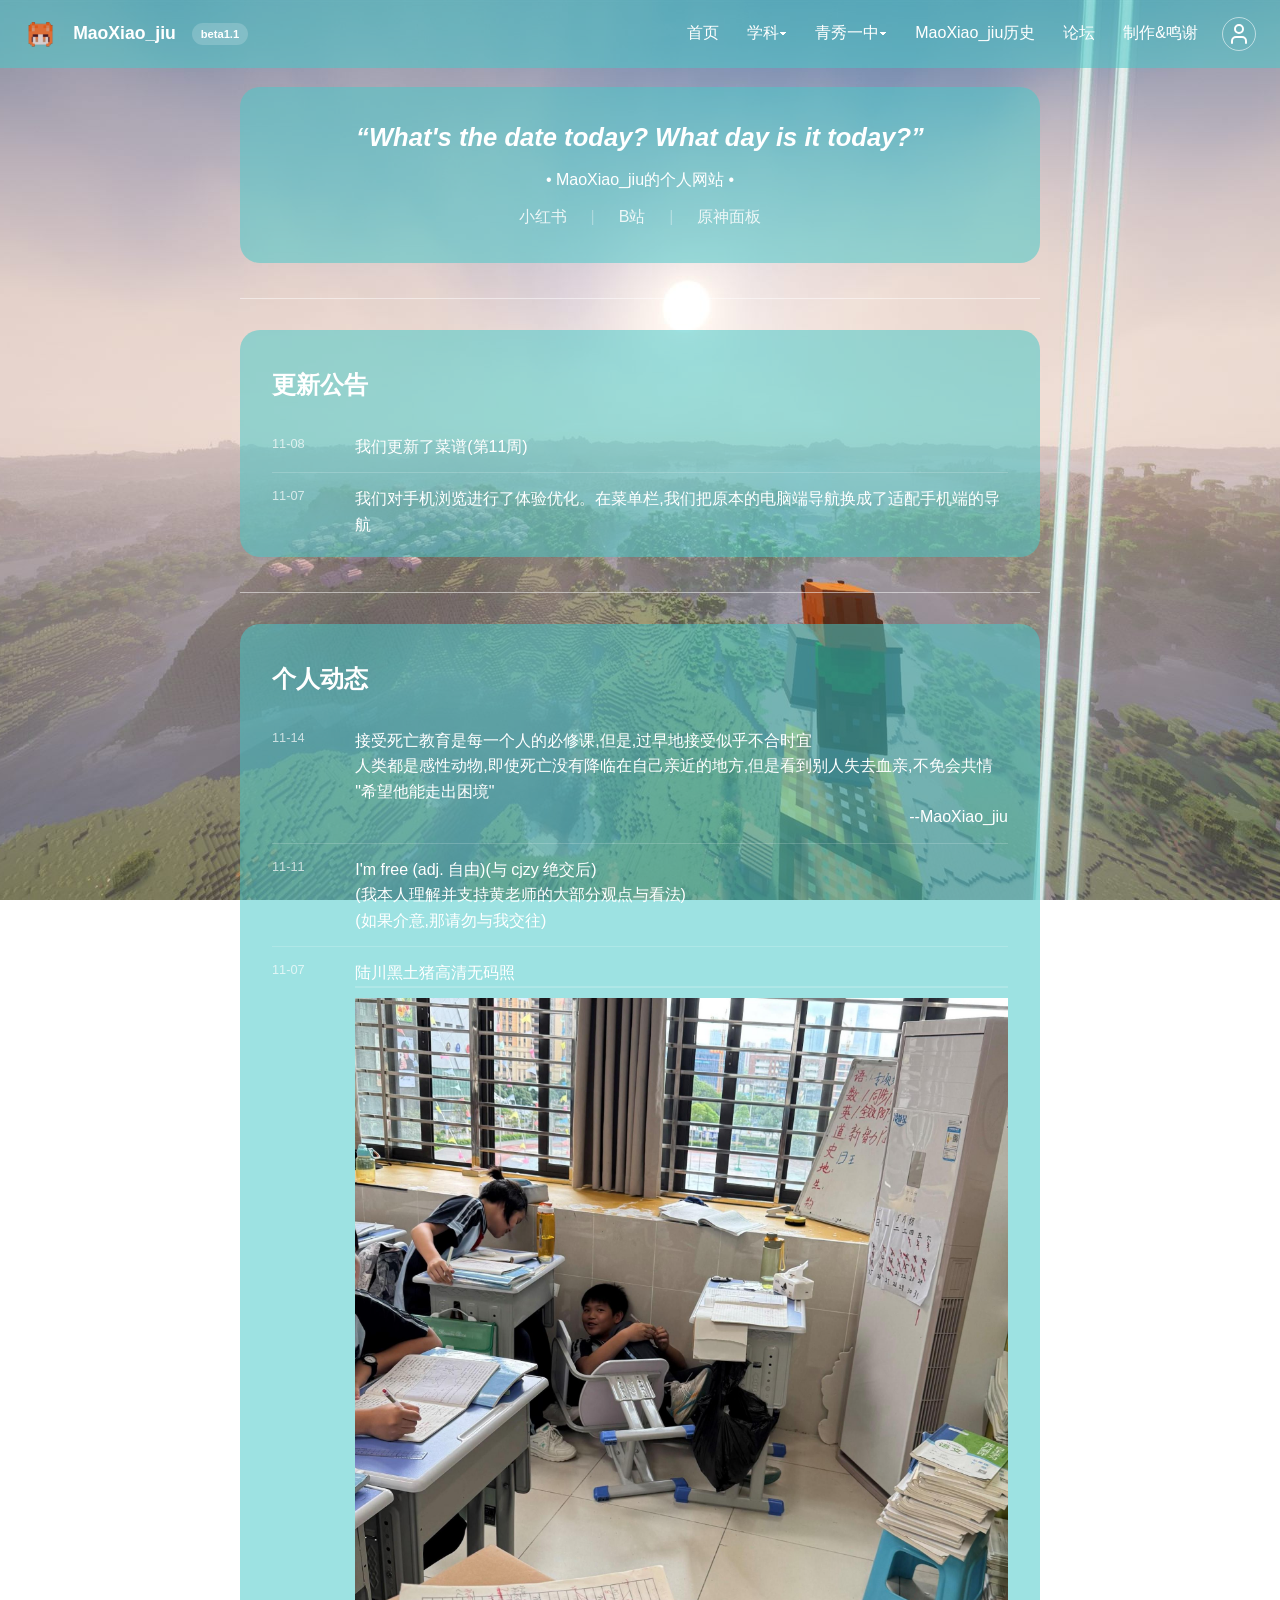
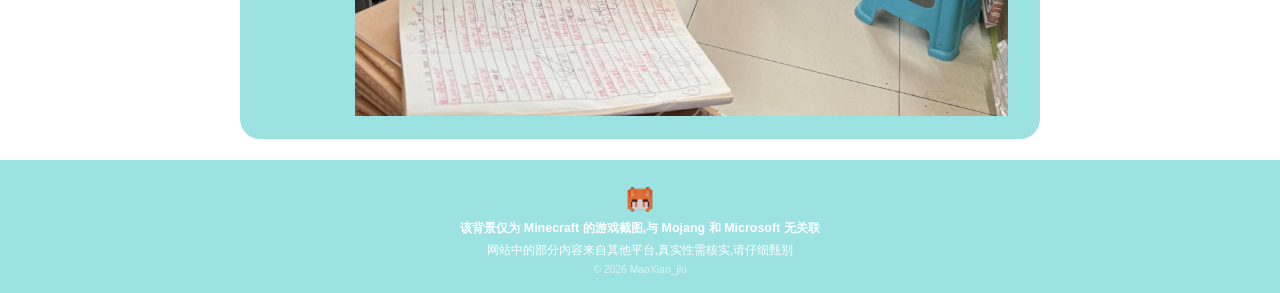
<file: index.html>
<!DOCTYPE html>
<html lang="zh-CN">
<head>
    <meta charset="UTF-8">
    <meta name="viewport" content="width=device-width, initial-scale=1.0">
    <title>MaoXiao_jiu</title>
    <link rel="stylesheet" href="css/base.css">
    <link rel="stylesheet" href="css/index.css">
    <script src="js/times.js" defer></script>
    <script src="js/hint.js" defer></script>
</head>
<body>
    <div>
        <header class="main">
            <a href="https://maoxiaojiu.net" class="logo">
                <img src="images/MaoXiao_jiu.png" alt="网站标志">
                <span>MaoXiao_jiu</span>
                <p class="badge">beta1.1</p>
            </a>
            <nav>
                <ul>
                    <li><a href="index.html">首页</a></li>
                    <li class="has-dropdown">
                        <span tabindex="0" style="color:var(--main_font_color)" class="special_underline">学科&#9662;</span>
                        <div class="Accordion_card">
                            <a href="special404.html">化学</a>
                            <a href="English.html">英语</a>
                            <a href="404.html">历史</a>
                        </div>
                    </li>
                    <li class="has-dropdown">
                        <span tabindex="0" style="color:var(--main_font_color)" class="special_underline">青秀一中&#9662;</span>
                        <div class="Accordion_card">
                            <a href="Canteen_menu.html">食堂食谱</a>
                            <a href="404.html">青竹班</a>
                        </div>
                    </li>
                    <li><a href="404.html">MaoXiao_jiu历史</a></li>
                    <li><a href="404.html">论坛</a></li>
                    <li><a href="Credits.html">制作&amp;鸣谢</a></li>
                    <li><a href="login.html" class="login-icon" aria-label="登录">
                        <svg xmlns="http://www.w3.org/2000/svg" width="24" height="24" viewBox="0 0 24 24" fill="none" stroke="currentColor" stroke-width="2" stroke-linecap="round" stroke-linejoin="round" class="lucide lucide-user preview-icon"><path d="M19 21v-2a4 4 0 0 0-4-4H9a4 4 0 0 0-4 4v2"/><circle cx="12" cy="7" r="4"/></svg>
                    </a></li>
                </ul>
            </nav>
        </header>
        <header class="phone-main">
            <a href="https://maoxiaojiu.net" class="logo">
                <img src="images/MaoXiao_jiu.png" alt="网站标志">
            </a>
            <div class="phone-dropdown-wrap">
                <span tabindex="0" class="special_underline phone-dropdown">更多&#9662;</span>
                <div class="phone-accordion">
                    <a href="index.html">首页</a>
                    <div class="sub-wrap">
                        <span tabindex="0" class="sub-trigger">学科&#9662;</span>
                        <div class="sub-menu">
                            <a href="special404.html">化学</a>
                            <a href="English.html">英语</a>
                            <a href="404.html">历史</a>
                        </div>
                    </div>
                    <div class="sub-wrap">
                        <span tabindex="0" class="sub-trigger">青秀一中 &#9662;</span>
                        <div class="sub-menu">
                            <a href="Canteen_menu.html">食堂食谱</a>
                            <a href="404.html">青竹班</a>
                        </div>
                    </div>
                    <a href="404.html">MaoXiao_jiu历史</a>
                    <a href="404.html">论坛</a>
                    <a href="Credits.html">制作&amp;鸣谢</a>
                    <a href="login.html" class="login-icon" aria-label="登录">
                        <svg xmlns="http://www.w3.org/2000/svg" width="24" height="24" viewBox="0 0 24 24" fill="none" stroke="currentColor" stroke-width="2" stroke-linecap="round" stroke-linejoin="round" class="lucide lucide-user preview-icon"><path d="M19 21v-2a4 4 0 0 0-4-4H9a4 4 0 0 0-4 4v2"/><circle cx="12" cy="7" r="4"/></svg>
                    </a>
                    
                </div>
            </div>
        </header>
    </div>
    <div class="card phone-card">
        <p>建议使用电脑访问本站,以获得更好的观感</p>
    </div>
    <div class="card">
        <h1><em title="点我切换日期">“What's the date today? What day is it today?”</em></h1>

        <p>• MaoXiao_jiu的个人网站 •</p>
        <p class="social-links">
            <a href="https://www.xiaohongshu.com/user/profile/644e58670000000012036314" target="_blank" rel="noopener">小红书</a>
            <a href="https://space.bilibili.com/3546565820025173?spm_id_from=333.1007.0.0" target="_blank" rel="noopener">B站</a>
            <a href="https://enka.network/u/347495358/" target="_blank" rel="noopener">原神面板</a>
        </p>
    </div>
    <hr />
    <div class="card updates">
        <h2>更新公告</h2>

        <ul class="update-list update-list--announce">
            <li class="update-item">
                <time class="update-date" datetime="2026-11-08">11-08</time>
                <div class="update-body">
                    <p>我们更新了菜谱(第11周)</p>
                </div>
            </li>

            <li class="update-item">
                <time class="update-date" datetime="2026-11-07">11-07</time>
                <div class="update-body">
                    <p>我们对手机浏览进行了体验优化。在菜单栏,我们把原本的电脑端导航换成了适配手机端的导航</p>
                </div>
            </li>
        </ul>
    </div>
    <hr />
    <div class="card updates">
        <h2>个人动态</h2>
        <ul class="update-list update-list--personal">
             <li class="update-item">
                <time class="update-date" datetime="2026-11-14">11-14</time>
                <div class="update-body">
                    <p>接受死亡教育是每一个人的必修课,但是,过早地接受似乎不合时宜</p>
                    <p>人类都是感性动物,即使死亡没有降临在自己亲近的地方,但是看到别人失去血亲,不免会共情</p>
                    <p>"希望他能走出困境"</p>
                    <p style="text-align: right;">--MaoXiao_jiu</p>
                </div>
            </li>
            <li class="update-item">
                <time class="update-date" datetime="2026-11-11">11-11</time>
                <div class="update-body">
                    <p>I'm free (adj. 自由)(与 cjzy 绝交后)</p>
                    <p>(我本人理解并支持黄老师的大部分观点与看法)</p>
                    <p>(如果介意,那请勿与我交往)</p>
                </div>
            </li>
            <li class="update-item">
                <time class="update-date" datetime="2026-11-07">11-07</time>
                <div class="update-body">
                    <p class="have-img-update">陆川黑土猪高清无码照</p>
                    <img src="images/pig_1.jpeg" alt="陆川黑土猪照片">
                </div>
            </li>
        </ul>
    </div>
    <footer class="copyright">
        <img src="images/MaoXiao_jiu.png" alt="MaoXiao_jiu">
        <p class="disclaimer">该背景仅为 Minecraft 的游戏截图,与 Mojang 和 Microsoft 无关联</p>
        <p>网站中的部分内容来自其他平台,真实性需核实,请仔细甄别</p>
        <p class="meta">© 2026 MaoXiao_jiu</p>
    </footer>
</body>
</html>
</file>
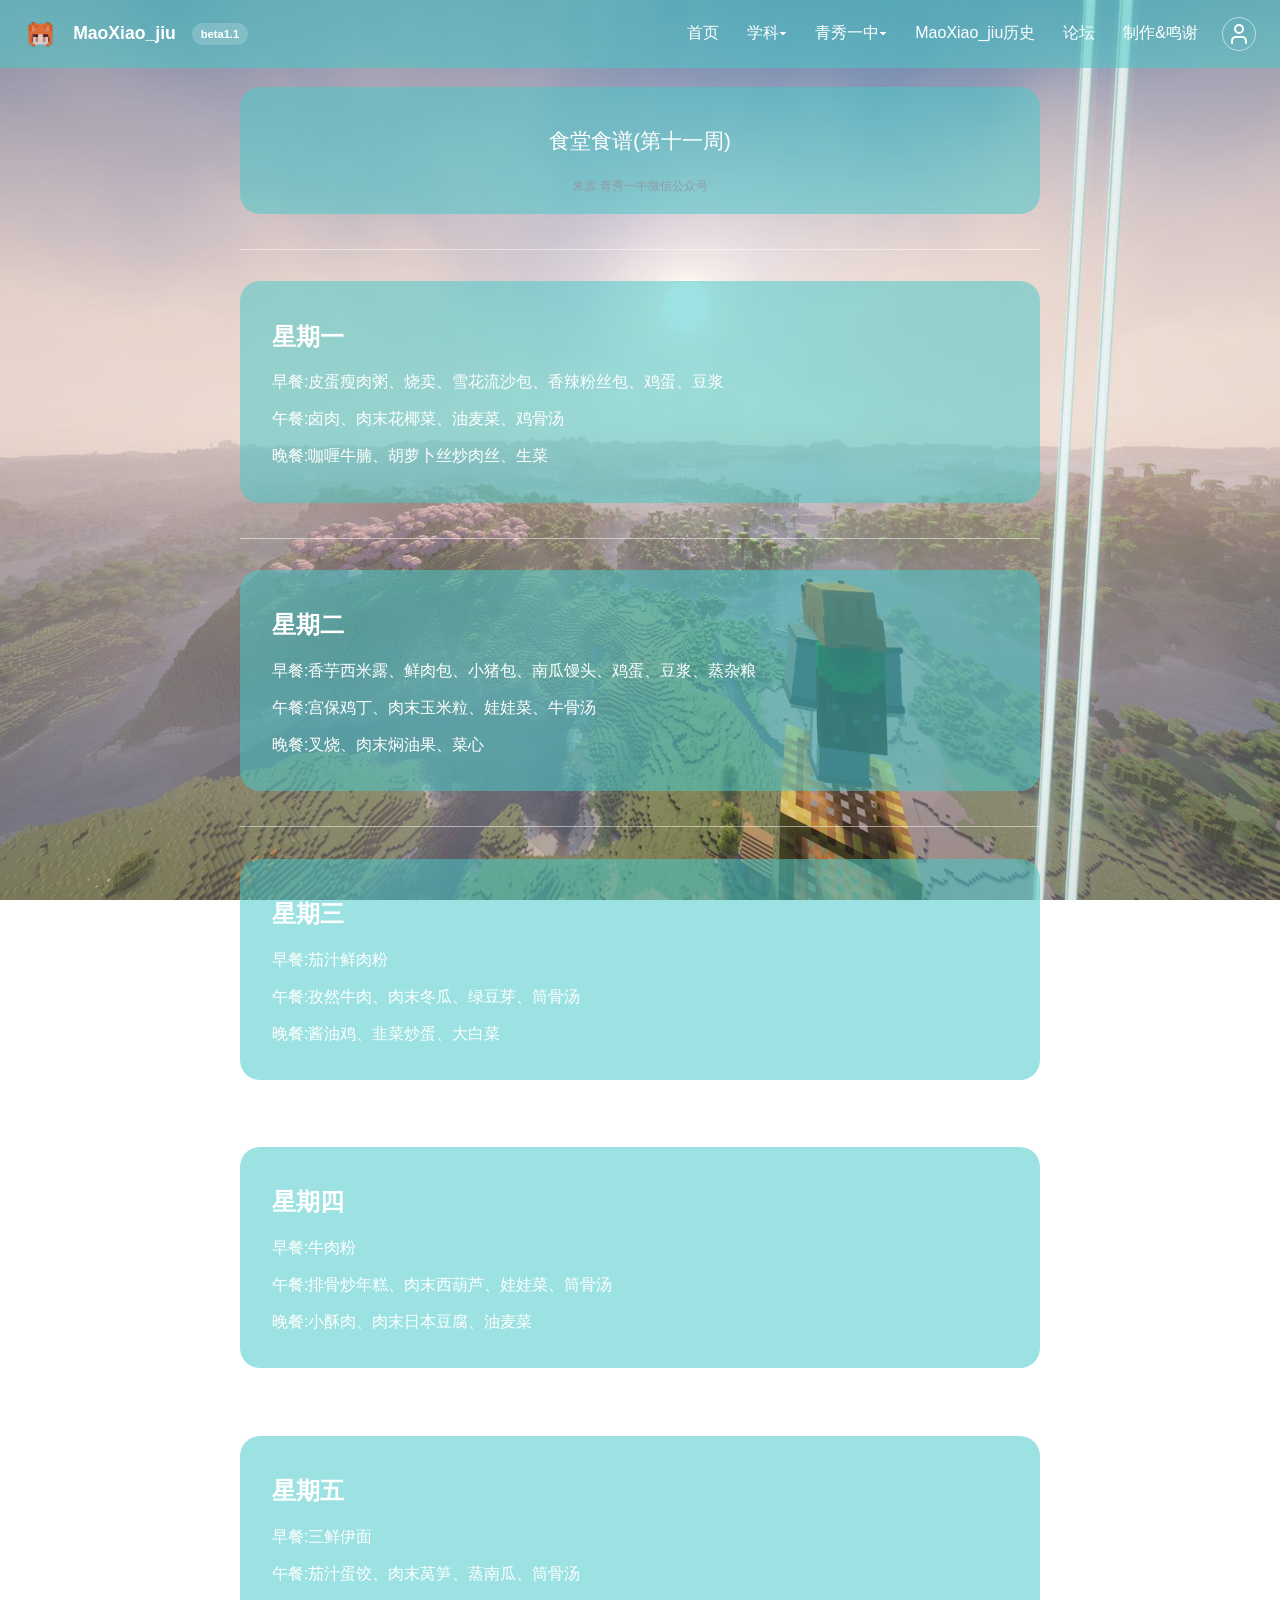
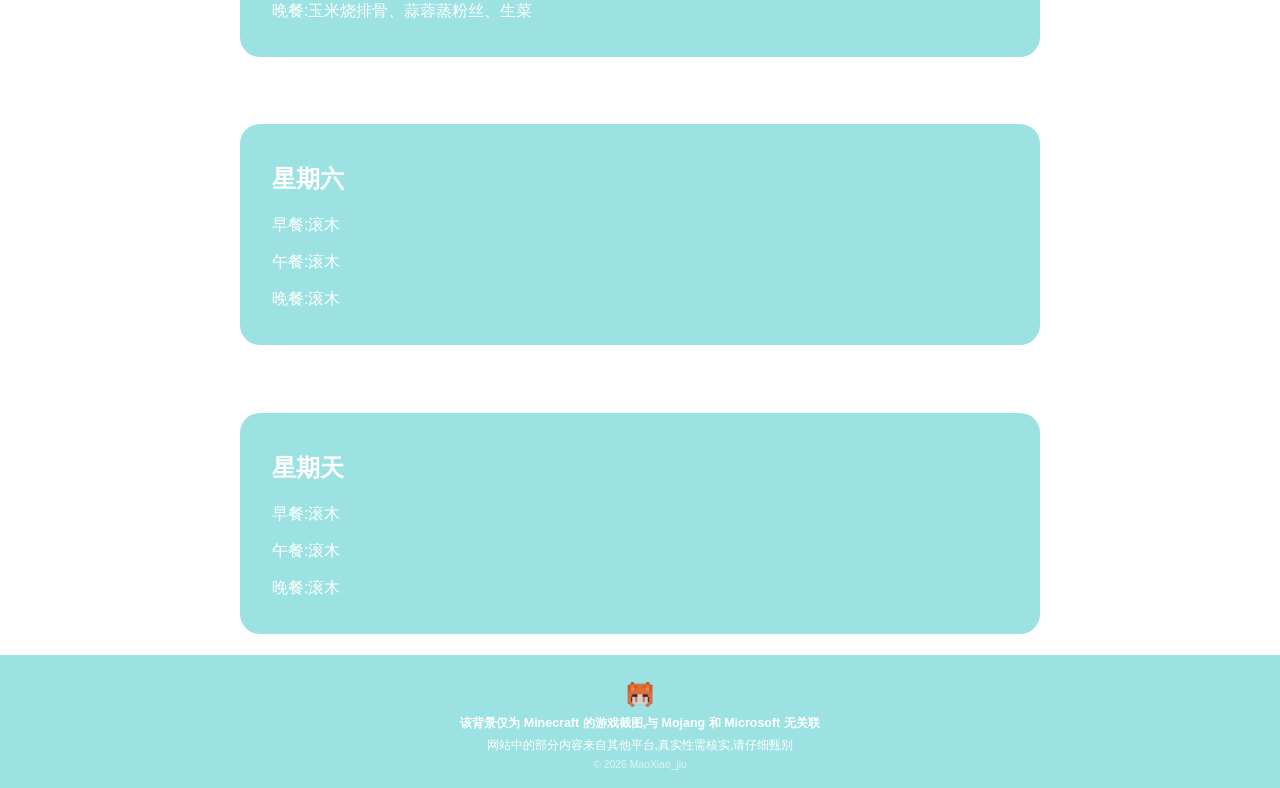
<file: Canteen_menu.html>
<!DOCTYPE html>
<html lang="zh-CN">
<head>
    <meta charset="UTF-8">
    <meta name="viewport" content="width=device-width, initial-scale=1.0">
    <title>食堂食谱-MaoXiao_jiu</title>
    <link rel="stylesheet" href="css/base.css">
    <script src="js/hint.js" defer></script>
</head>
<body>
    <div>
        <header class="main">
            <a href="https://maoxiaojiu.net" class="logo">
                <img src="images/MaoXiao_jiu.png" alt="网站标志">
                <span>MaoXiao_jiu</span>
                <p class="badge">beta1.1</p>
            </a>
            <nav>
                <ul>
                    <li><a href="index.html">首页</a></li>
                    <li class="has-dropdown">
                        <span tabindex="0" style="color:var(--main_font_color)" class="special_underline">学科&#9662;</span>
                        <div class="Accordion_card">
                            <a href="special404.html">化学</a>
                            <a href="English.html">英语</a>
                            <a href="404.html">历史</a>
                        </div>
                    </li>
                    <li class="has-dropdown">
                        <span tabindex="0" style="color:var(--main_font_color)" class="special_underline">青秀一中&#9662;</span>
                        <div class="Accordion_card">
                            <a href="Canteen_menu.html">食堂食谱</a>
                            <a href="404.html">青竹班</a>
                        </div>
                    </li>
                    <li><a href="404.html">MaoXiao_jiu历史</a></li>
                    <li><a href="404.html">论坛</a></li>
                    <li><a href="Credits.html">制作&amp;鸣谢</a></li>
                    <li><a href="login.html" class="login-icon" aria-label="登录">
                        <svg xmlns="http://www.w3.org/2000/svg" width="24" height="24" viewBox="0 0 24 24" fill="none" stroke="currentColor" stroke-width="2" stroke-linecap="round" stroke-linejoin="round" class="lucide lucide-user preview-icon"><path d="M19 21v-2a4 4 0 0 0-4-4H9a4 4 0 0 0-4 4v2"/><circle cx="12" cy="7" r="4"/></svg>
                    </a></li>
                </ul>
            </nav>
        </header>
        <header class="phone-main">
            <a href="https://maoxiaojiu.net" class="logo">
                <img src="images/MaoXiao_jiu.png" alt="网站标志">
            </a>
            <div class="phone-dropdown-wrap">
                <span tabindex="0" class="special_underline phone-dropdown">更多&#9662;</span>
                <div class="phone-accordion">
                    <a href="index.html">首页</a>
                    <div class="sub-wrap">
                        <span tabindex="0" class="sub-trigger">学科&#9662;</span>
                        <div class="sub-menu">
                            <a href="special404.html">化学</a>
                            <a href="English.html">英语</a>
                            <a href="404.html">历史</a>
                        </div>
                    </div>
                    <div class="sub-wrap">
                        <span tabindex="0" class="sub-trigger">青秀一中 &#9662;</span>
                        <div class="sub-menu">
                            <a href="Canteen_menu.html">食堂食谱</a>
                            <a href="404.html">青竹班</a>
                        </div>
                    </div>
                    <a href="404.html">MaoXiao_jiu历史</a>
                    <a href="404.html">论坛</a>
                    <a href="Credits.html">制作&amp;鸣谢</a>
                    <a href="login.html" class="login-icon" aria-label="登录">
                        <svg xmlns="http://www.w3.org/2000/svg" width="24" height="24" viewBox="0 0 24 24" fill="none" stroke="currentColor" stroke-width="2" stroke-linecap="round" stroke-linejoin="round" class="lucide lucide-user preview-icon"><path d="M19 21v-2a4 4 0 0 0-4-4H9a4 4 0 0 0-4 4v2"/><circle cx="12" cy="7" r="4"/></svg>
                    </a>
                </div>
            </div>
        </header>
    </div>
    <div class="card phone-card">
        <p>建议使用电脑访问本站,以获得更好的观感</p>
    </div>
    <div class="card">
        <p style="font-size: 1.3rem;">食堂食谱(第十一周)</p>
        <span style="font-size: 0.75rem;color: rgb(145, 156, 165);">来源:青秀一中微信公众号</span>
    </div>
    <hr />
    <div class="card">
        <h2 style="text-align: left;">星期一</h2>
        <p style="text-align: left;">早餐:皮蛋瘦肉粥、烧卖、雪花流沙包、香辣粉丝包、鸡蛋、豆浆</p>
        <p style="text-align: left;">午餐:卤肉、肉末花椰菜、油麦菜、鸡骨汤</p>
        <p style="text-align: left;">晚餐:咖喱牛腩、胡萝卜丝炒肉丝、生菜</p>
    </div>
    <hr />
    <div class="card">
        <h2 style="text-align: left;">星期二</h2>
        <p style="text-align: left;">早餐:香芋西米露、鲜肉包、小猪包、南瓜馒头、鸡蛋、豆浆、蒸杂粮</p>
        <p style="text-align: left;">午餐:宫保鸡丁、肉末玉米粒、娃娃菜、牛骨汤</p>
        <p style="text-align: left;">晚餐:叉烧、肉末焖油果、菜心</p>
    </div>
    <hr />
    <div class="card">
        <h2 style="text-align: left;">星期三</h2>
        <p style="text-align: left;">早餐:茄汁鲜肉粉</p>
        <p style="text-align: left;">午餐:孜然牛肉、肉末冬瓜、绿豆芽、筒骨汤</p>
        <p style="text-align: left;">晚餐:酱油鸡、韭菜炒蛋、大白菜</p>
    </div>
    <hr />
    <div class="card">
        <h2 style="text-align: left;">星期四</h2>
        <p style="text-align: left;">早餐:牛肉粉</p>
        <p style="text-align: left;">午餐:排骨炒年糕、肉末西葫芦、娃娃菜、筒骨汤</p>
        <p style="text-align: left;">晚餐:小酥肉、肉末日本豆腐、油麦菜</p>
    </div>
    <hr />
    <div class="card">
        <h2 style="text-align: left;">星期五</h2>
        <p style="text-align: left;">早餐:三鲜伊面</p>
        <p style="text-align: left;">午餐:茄汁蛋饺、肉末莴笋、蒸南瓜、筒骨汤</p>
        <p style="text-align: left;">晚餐:玉米烧排骨、蒜蓉蒸粉丝、生菜</p>
    </div>
    <hr />
    <div class="card">
        <h2 style="text-align: left;">星期六</h2>
        <p style="text-align: left;">早餐:滚木</p>
        <p style="text-align: left;">午餐:滚木</p>
        <p style="text-align: left;">晚餐:滚木</p>
    </div>
    <hr />
    <div class="card">
        <h2 style="text-align: left;">星期天</h2>
        <p style="text-align: left;">早餐:滚木</p>
        <p style="text-align: left;">午餐:滚木</p>
        <p style="text-align: left;">晚餐:滚木</p>
    </div>
    <footer class="copyright">
        <img src="images/MaoXiao_jiu.png" alt="MaoXiao_jiu">
        <p class="disclaimer">该背景仅为 Minecraft 的游戏截图,与 Mojang 和 Microsoft 无关联</p>
        <p>网站中的部分内容来自其他平台,真实性需核实,请仔细甄别</p>
        <p class="meta">© 2026 MaoXiao_jiu</p>
    </footer>
</body>
</html>
</file>
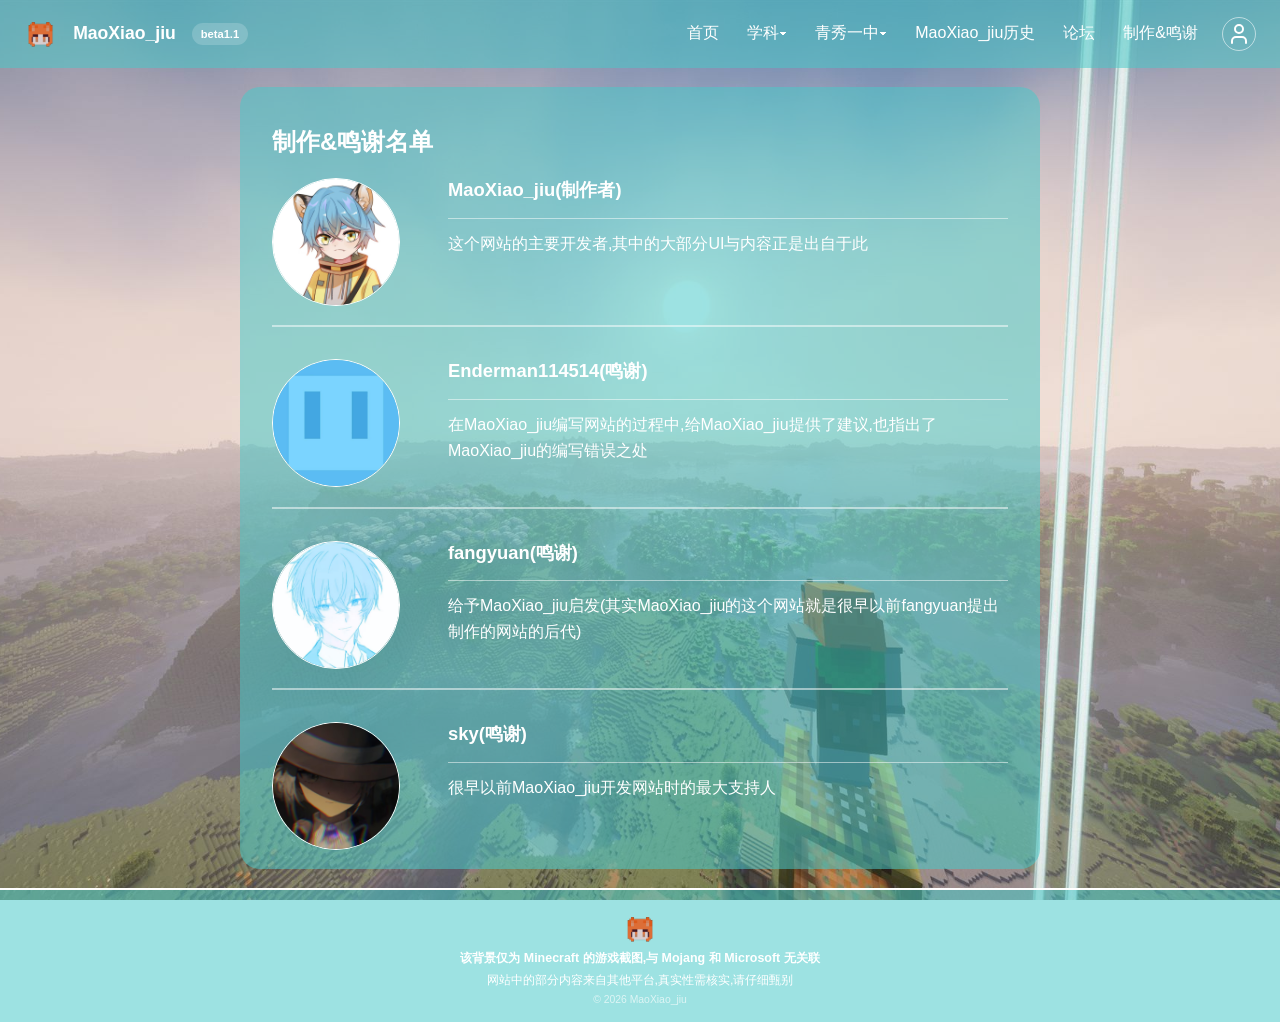
<file: Credits.html>
<!DOCTYPE html>
<html lang="zh-CN">
<head>
    <meta charset="UTF-8">
    <meta name="viewport" content="width=device-width, initial-scale=1.0">
    <title>制作&amp;鸣谢名单-MaoXiao_jiu</title>
    <link rel="stylesheet" href="css/base.css">
    <link rel="stylesheet" href="css/Credits.css">
    <script src="js/hint.js" defer></script>
</head>
<body>
    <div>
        <header class="main">
            <a href="https://maoxiaojiu.net" class="logo">
                <img src="images/MaoXiao_jiu.png" alt="网站标志">
                <span>MaoXiao_jiu</span>
                <p class="badge">beta1.1</p>
            </a>
            <nav>
                <ul>
                    <li><a href="index.html">首页</a></li>
                    <li class="has-dropdown">
                        <span tabindex="0" style="color:var(--main_font_color)" class="special_underline">学科&#9662;</span>
                        <div class="Accordion_card">
                            <a href="special404.html">化学</a>
                            <a href="English.html">英语</a>
                            <a href="404.html">历史</a>
                        </div>
                    </li>
                    <li class="has-dropdown">
                        <span tabindex="0" style="color:var(--main_font_color)" class="special_underline">青秀一中&#9662;</span>
                        <div class="Accordion_card">
                            <a href="Canteen_menu.html">食堂食谱</a>
                            <a href="404.html">青竹班</a>
                        </div>
                    </li>
                    <li><a href="404.html">MaoXiao_jiu历史</a></li>
                    <li><a href="404.html">论坛</a></li>
                    <li><a href="Credits.html">制作&amp;鸣谢</a></li>
                    <li><a href="login.html" class="login-icon" aria-label="登录">
                        <svg xmlns="http://www.w3.org/2000/svg" width="24" height="24" viewBox="0 0 24 24" fill="none" stroke="currentColor" stroke-width="2" stroke-linecap="round" stroke-linejoin="round" class="lucide lucide-user preview-icon"><path d="M19 21v-2a4 4 0 0 0-4-4H9a4 4 0 0 0-4 4v2"/><circle cx="12" cy="7" r="4"/></svg>
                    </a></li>
                </ul>
            </nav>
        </header>
        <header class="phone-main">
            <a href="https://maoxiaojiu.net" class="logo">
                <img src="images/MaoXiao_jiu.png" alt="网站标志">
            </a>
            <div class="phone-dropdown-wrap">
                <span tabindex="0" class="special_underline phone-dropdown">更多&#9662;</span>
                <div class="phone-accordion">
                    <a href="index.html">首页</a>
                    <div class="sub-wrap">
                        <span tabindex="0" class="sub-trigger">学科&#9662;</span>
                        <div class="sub-menu">
                            <a href="special404.html">化学</a>
                            <a href="English.html">英语</a>
                            <a href="404.html">历史</a>
                        </div>
                    </div>
                    <div class="sub-wrap">
                        <span tabindex="0" class="sub-trigger">青秀一中 &#9662;</span>
                        <div class="sub-menu">
                            <a href="Canteen_menu.html">食堂食谱</a>
                            <a href="404.html">青竹班</a>
                        </div>
                    </div>
                    <a href="404.html">MaoXiao_jiu历史</a>
                    <a href="404.html">论坛</a>
                    <a href="Credits.html">制作&amp;鸣谢</a>
                    <a href="login.html" class="login-icon" aria-label="登录">
                        <svg xmlns="http://www.w3.org/2000/svg" width="24" height="24" viewBox="0 0 24 24" fill="none" stroke="currentColor" stroke-width="2" stroke-linecap="round" stroke-linejoin="round" class="lucide lucide-user preview-icon"><path d="M19 21v-2a4 4 0 0 0-4-4H9a4 4 0 0 0-4 4v2"/><circle cx="12" cy="7" r="4"/></svg>
                    </a>
                </div>
            </div>
        </header>
    </div>
    <div class="card phone-card">
        <p>建议使用电脑访问本站,以获得更好的观感</p>
    </div>
    
    <div class="card">
        <h2 style="text-align: left;">制作&amp;鸣谢名单</h2>
        <div class="introduction">
            <img src="head_portrait/maoxiao_jiu_head_portrait.jpg" alt="MaoXiao_jiu 的头像" />
            <div class="intro-info">
                <h3>MaoXiao_jiu(制作者)</h3>
                <hr/>
                <p>这个网站的主要开发者,其中的大部分UI与内容正是出自于此</p>
            </div>
        </div>
        <hr style="height: 2px;margin-top: 1.2rem; margin-bottom: 2rem;"/>
         <div class="introduction">
            <img src="head_portrait/enderman114514.jpg" alt="Enderman114514 的头像" />
            <div class="intro-info">
                <h3>Enderman114514(鸣谢)</h3>
                <hr/>
                <p>在MaoXiao_jiu编写网站的过程中,给MaoXiao_jiu提供了建议,也指出了MaoXiao_jiu的编写错误之处</p>
            </div>
        </div>
        <hr style="height: 2px;margin-top: 1.2rem; margin-bottom: 2rem;"/>
         <div class="introduction">
            <img src="head_portrait/fangyuan.jpg" alt="fangyuan 的头像" />
            <div class="intro-info">
                <h3>fangyuan(鸣谢)</h3>
                <hr/>
                <p>给予MaoXiao_jiu启发(其实MaoXiao_jiu的这个网站就是很早以前fangyuan提出制作的网站的后代)</p>
            </div>
        </div>
         <hr style="height: 2px;margin-top: 1.2rem; margin-bottom: 2rem;"/>
         <div class="introduction">
            <img src="head_portrait/sky.jpg" alt="sky 的头像" />
            <div class="intro-info">
                <h3>sky(鸣谢)</h3>
                <hr/>
                <p>很早以前MaoXiao_jiu开发网站时的最大支持人</p>
            </div>
        </div>
    </div>
    <footer class="copyright">
        <img src="images/MaoXiao_jiu.png" alt="MaoXiao_jiu">
        <p class="disclaimer">该背景仅为 Minecraft 的游戏截图,与 Mojang 和 Microsoft 无关联</p>
        <p>网站中的部分内容来自其他平台,真实性需核实,请仔细甄别</p>
        <p class="meta">© 2026 MaoXiao_jiu</p>
    </footer>
</body>
</html>
</file>
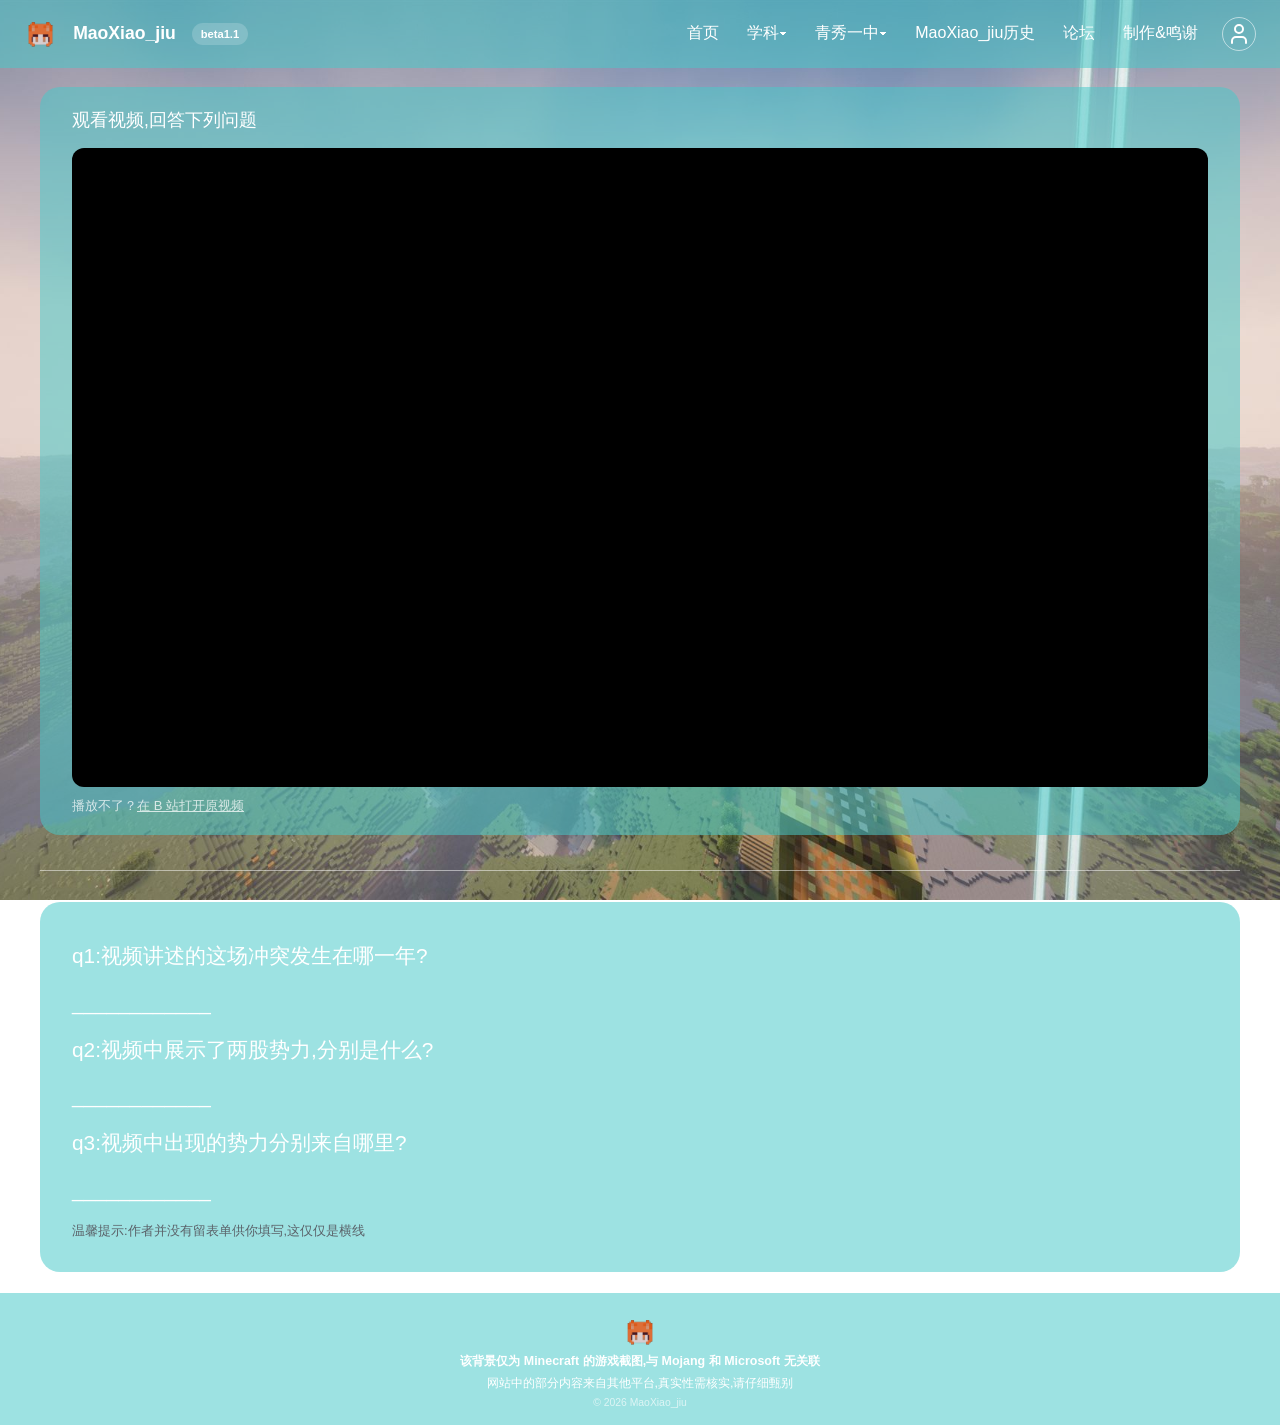
<file: English.html>
<!DOCTYPE html>
<html lang="zh-CN">
<head>
    <meta charset="UTF-8">
    <meta name="viewport" content="width=device-width, initial-scale=1.0">
    <title>阴语-MaoXiao_jiu</title>
    <link rel="stylesheet" href="css/base.css">
    <link rel="stylesheet" href="css/subject.css">
    <script src="js/hint.js" defer></script>
</head>
<body>
    <div>
        <header class="main">
            <a href="https://maoxiaojiu.net" class="logo">
                <img src="images/MaoXiao_jiu.png" alt="网站标志">
                <span>MaoXiao_jiu</span>
                <p class="badge">beta1.1</p>
            </a>
            <nav>
                <ul>
                    <li><a href="index.html">首页</a></li>
                    <li class="has-dropdown">
                        <span tabindex="0" style="color:var(--main_font_color)" class="special_underline">学科&#9662;</span>
                        <div class="Accordion_card">
                            <a href="special404.html">化学</a>
                            <a href="English.html">英语</a>
                            <a href="404.html">历史</a>
                        </div>
                    </li>
                    <li class="has-dropdown">
                        <span tabindex="0" style="color:var(--main_font_color)" class="special_underline">青秀一中&#9662;</span>
                        <div class="Accordion_card">
                            <a href="Canteen_menu.html">食堂食谱</a>
                            <a href="404.html">青竹班</a>
                        </div>
                    </li>
                    <li><a href="404.html">MaoXiao_jiu历史</a></li>
                    <li><a href="404.html">论坛</a></li>
                    <li><a href="Credits.html">制作&amp;鸣谢</a></li>
                    <li><a href="login.html" class="login-icon" aria-label="登录">
                        <svg xmlns="http://www.w3.org/2000/svg" width="24" height="24" viewBox="0 0 24 24" fill="none" stroke="currentColor" stroke-width="2" stroke-linecap="round" stroke-linejoin="round" class="lucide lucide-user preview-icon"><path d="M19 21v-2a4 4 0 0 0-4-4H9a4 4 0 0 0-4 4v2"/><circle cx="12" cy="7" r="4"/></svg>
                    </a></li>
                </ul>
            </nav>
        </header>
        <header class="phone-main">
            <a href="https://maoxiaojiu.net" class="logo">
                <img src="images/MaoXiao_jiu.png" alt="网站标志">
            </a>
            <div class="phone-dropdown-wrap">
                <span tabindex="0" class="special_underline phone-dropdown">更多&#9662;</span>
                <div class="phone-accordion">
                    <a href="index.html">首页</a>
                    <div class="sub-wrap">
                        <span tabindex="0" class="sub-trigger">学科&#9662;</span>
                        <div class="sub-menu">
                            <a href="special404.html">化学</a>
                            <a href="English.html">英语</a>
                            <a href="404.html">历史</a>
                        </div>
                    </div>
                    <div class="sub-wrap">
                        <span tabindex="0" class="sub-trigger">青秀一中 &#9662;</span>
                        <div class="sub-menu">
                            <a href="Canteen_menu.html">食堂食谱</a>
                            <a href="404.html">青竹班</a>
                        </div>
                    </div>
                    <a href="404.html">MaoXiao_jiu历史</a>
                    <a href="404.html">论坛</a>
                    <a href="Credits.html">制作&amp;鸣谢</a>
                    <a href="login.html" class="login-icon" aria-label="登录">
                        <svg xmlns="http://www.w3.org/2000/svg" width="24" height="24" viewBox="0 0 24 24" fill="none" stroke="currentColor" stroke-width="2" stroke-linecap="round" stroke-linejoin="round" class="lucide lucide-user preview-icon"><path d="M19 21v-2a4 4 0 0 0-4-4H9a4 4 0 0 0-4 4v2"/><circle cx="12" cy="7" r="4"/></svg>
                    </a>
                </div>
            </div>
        </header>
    </div>
    <div class="card phone-card">
        <p>建议使用电脑访问本站,以获得更好的观感</p>
    </div>
    <div class="card" style="max-width: 1200px;">
        <p class="video-title">观看视频,回答下列问题</p>

        <div class="video-wrap">
            <iframe
                src="https://player.bilibili.com/player.html?bvid=BV1RV4y117BZ&amp;page=1&amp;high_quality=1&amp;danmaku=0&amp;autoplay=0"
                title="Bilibili 视频：五十五天在北京"
                allow="autoplay; fullscreen; picture-in-picture"
                allowfullscreen="true"
                scrolling="no"
                loading="lazy"></iframe>
        </div>

        <p class="video-note">
            播放不了？<a href="https://www.bilibili.com/video/BV1RV4y117BZ/" target="_blank" rel="noopener">在 B 站打开原视频</a>
        </p>
    </div>
    <hr style="max-width: 1200px;" />
    <div class="card" style="max-width: 1200px;">
        <p style="text-align: left; font-size: 1.3rem;">q1:视频讲述的这场冲突发生在哪一年?</p>
        <p style="text-align: left; font-size: 1.3rem;"> ____________</p>
        <p style="text-align: left; font-size: 1.3rem;">q2:视频中展示了两股势力,分别是什么?</p>
        <p style="text-align: left; font-size: 1.3rem;"> ____________</p>
        <p style="text-align: left; font-size: 1.3rem;">q3:视频中出现的势力分别来自哪里?</p>
        <p style="text-align: left; font-size: 1.3rem;"> ____________</p>
        <p style="text-align: left; font-size: 0.8rem; color: rgb(91, 98, 105);">温馨提示:作者并没有留表单供你填写,这仅仅是横线</p>
    </div>
    <footer class="copyright">
        <img src="images/MaoXiao_jiu.png" alt="MaoXiao_jiu">
        <p class="disclaimer">该背景仅为 Minecraft 的游戏截图,与 Mojang 和 Microsoft 无关联</p>
        <p>网站中的部分内容来自其他平台,真实性需核实,请仔细甄别</p>
        <p class="meta">© 2026 MaoXiao_jiu</p>
    </footer>
</body>
</html>
</file>
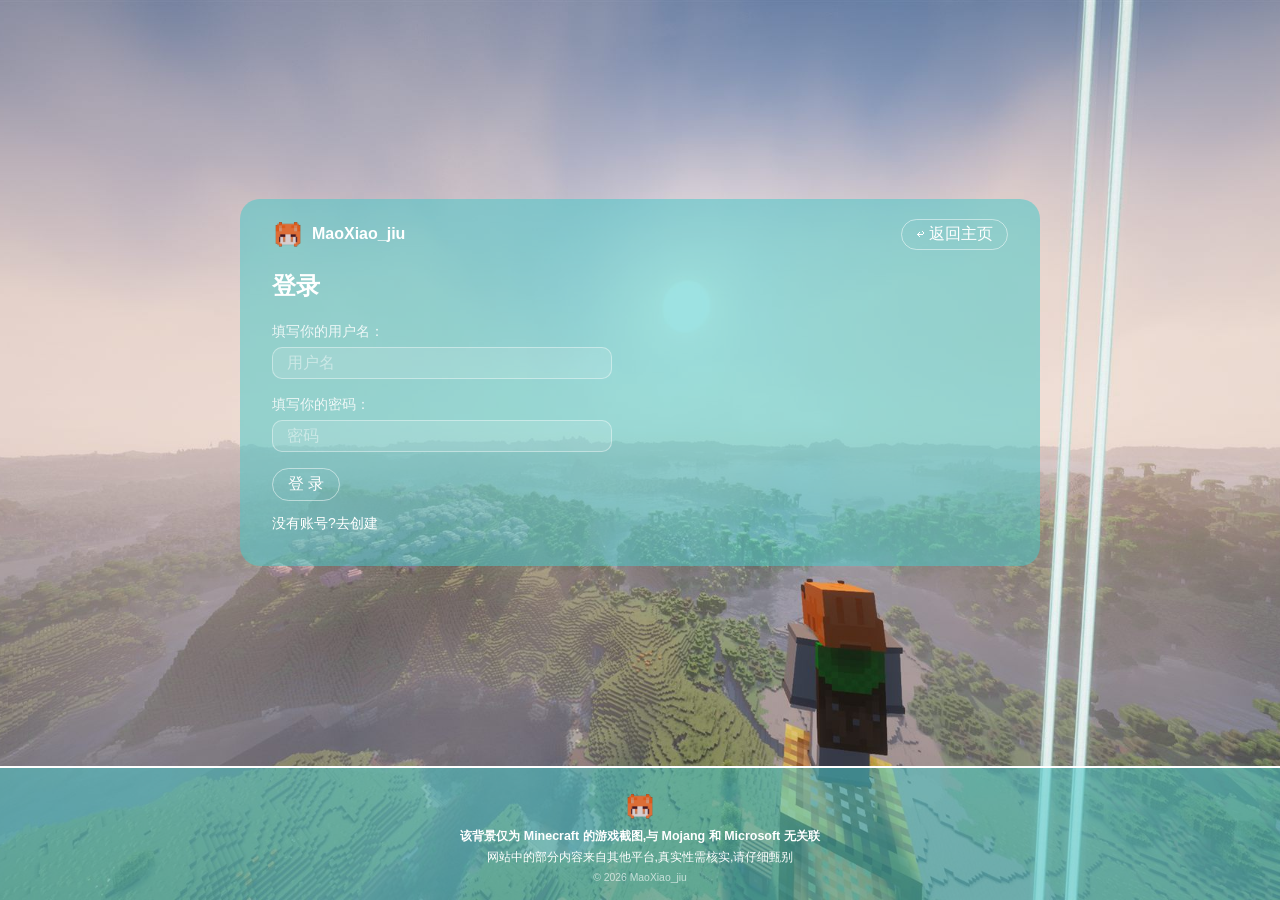
<file: login.html>
<!DOCTYPE html>
<html lang="zh-CN">
<head>
    <meta charset="UTF-8">
    <meta name="viewport" content="width=device-width, initial-scale=1.0">
    <title>登录-MaoXiao_jiu</title>
    <link rel="stylesheet" href="css/base.css">
    <link rel="stylesheet" href="css/register-login.css"> 
    <script src="js/hint.js" defer></script>
    <script src="js/login.js" defer></script>
</head>
<body>
    <div class="page-center">
        <div class="card">
            <div class="navigation-main">
                <div class="left-group">
                    <img src="images/MaoXiao_jiu.png">
                        <p>MaoXiao_jiu</p>
                </div>
                <a class="back-btn" href="index.html">
                    <span style="margin-right: 0.3rem;">&#8617;</span>
                    <span>返回主页</span>
                </a>
            </div>
            <h2 style="text-align: left;">登录</h2>
            <form class="register-form" action="#" method="post">
                <div class="field">
                    <label for="username">填写你的用户名：</label>
                    <input type="text" id="username" name="username" placeholder="用户名">      
                </div>
                 <div class="field">
                    <label for="password">填写你的密码：</label>
                    <input type="password" id="password" name="password" placeholder="密码">
                </div>
                <button type="submit" class="submit-btn">登 录</button>
            </form>
            <p style="font-size: 14px;text-align: left;">没有账号?<a href="register.html" class="change-account-a">去创建</a></p>
        </div>
        
    </div>
     <footer class="copyright">
        <img src="images/MaoXiao_jiu.png" alt="MaoXiao_jiu">
        <p class="disclaimer">该背景仅为 Minecraft 的游戏截图,与 Mojang 和 Microsoft 无关联</p>
        <p>网站中的部分内容来自其他平台,真实性需核实,请仔细甄别</p>
        <p class="meta">© 2026 MaoXiao_jiu</p>
    </footer>
</body>
</html>
</file>
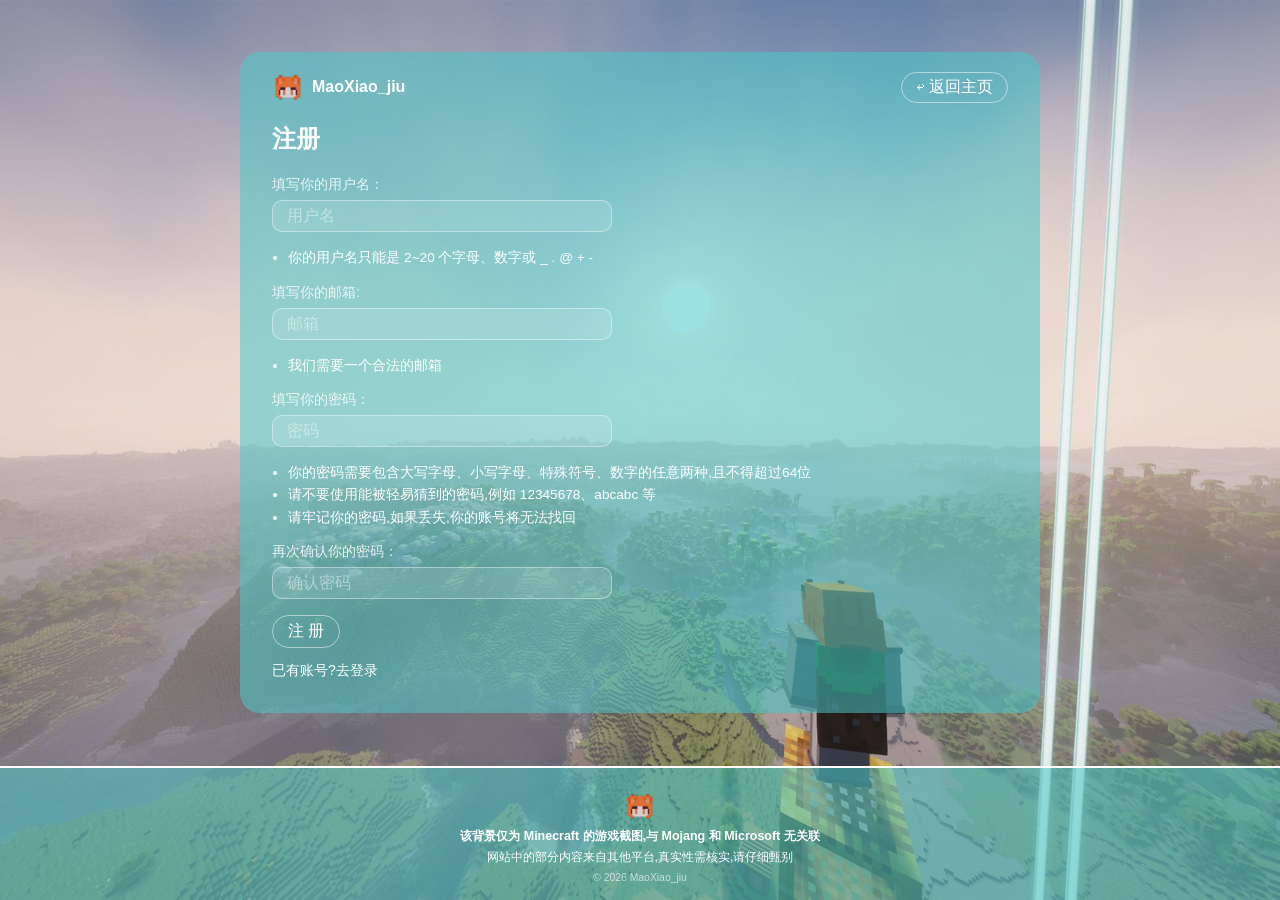
<file: register.html>
<!DOCTYPE html>
<html lang="zh-CN">
<head>
    <meta charset="UTF-8">
    <meta name="viewport" content="width=device-width, initial-scale=1.0">
    <title>注册-MaoXiao_jiu</title>
    <link rel="stylesheet" href="css/base.css">
    <link rel="stylesheet" href="css/register-login.css"> 
    <script src="js/hint.js" defer></script>
    <script src="js/login.js" defer></script>
</head>
<body>
    <div class="page-center">
        <div class="card">
            <div class="navigation-main">
                <div class="left-group">
                    <img src="images/MaoXiao_jiu.png">
                        <p>MaoXiao_jiu</p>
                </div>
                <a class="back-btn" href="index.html">
                    <span style="margin-right: 0.3rem;">&#8617;</span>
                    <span>返回主页</span>
                </a>
            </div>
            <h2 style="text-align: left;">注册</h2>
            <form class="register-form" action="#" method="post">
                <div class="field">
                    <label for="username">填写你的用户名：</label>
                    <input type="text" id="username" name="username" placeholder="用户名">      
                </div>
                <ul class="text-group">
                    <li>你的用户名只能是 2~20 个字母、数字或 _ . @ + -</li>
                </ul>
                 <div class="field">
                    <label for="password">填写你的邮箱:</label>
                    <input type="password" id="password" name="password" placeholder="邮箱">
                </div>
                <ul class="text-group">
                    <li>我们需要一个合法的邮箱</li>
                </ul> 
                <div class="field">
                    <label for="password">填写你的密码：</label>
                    <input type="password" id="password" name="password" placeholder="密码">
                </div>
                <ul class="text-group">
                    <li>你的密码需要包含大写字母、小写字母、特殊符号、数字的任意两种,且不得超过64位</li>
                    <li>请不要使用能被轻易猜到的密码,例如 12345678、abcabc 等</li>
                    <li>请牢记你的密码,如果丢失,你的账号将无法找回</li>
                </ul>
                <div class="field">
                    <label for="password2">再次确认你的密码：</label>
                    <input type="password" id="password2" name="password2" placeholder="确认密码">
                </div>
                <button type="submit" class="submit-btn">注 册</button>
            </form>
            <p style="font-size: 14px;text-align: left;">已有账号?<a href="login.html" class="change-account-a">去登录</a></p>
        </div>
        
    </div>
     <footer class="copyright">
        <img src="images/MaoXiao_jiu.png" alt="MaoXiao_jiu">
        <p class="disclaimer">该背景仅为 Minecraft 的游戏截图,与 Mojang 和 Microsoft 无关联</p>
        <p>网站中的部分内容来自其他平台,真实性需核实,请仔细甄别</p>
        <p class="meta">© 2026 MaoXiao_jiu</p>
    </footer>
</body>
</html>
</file>
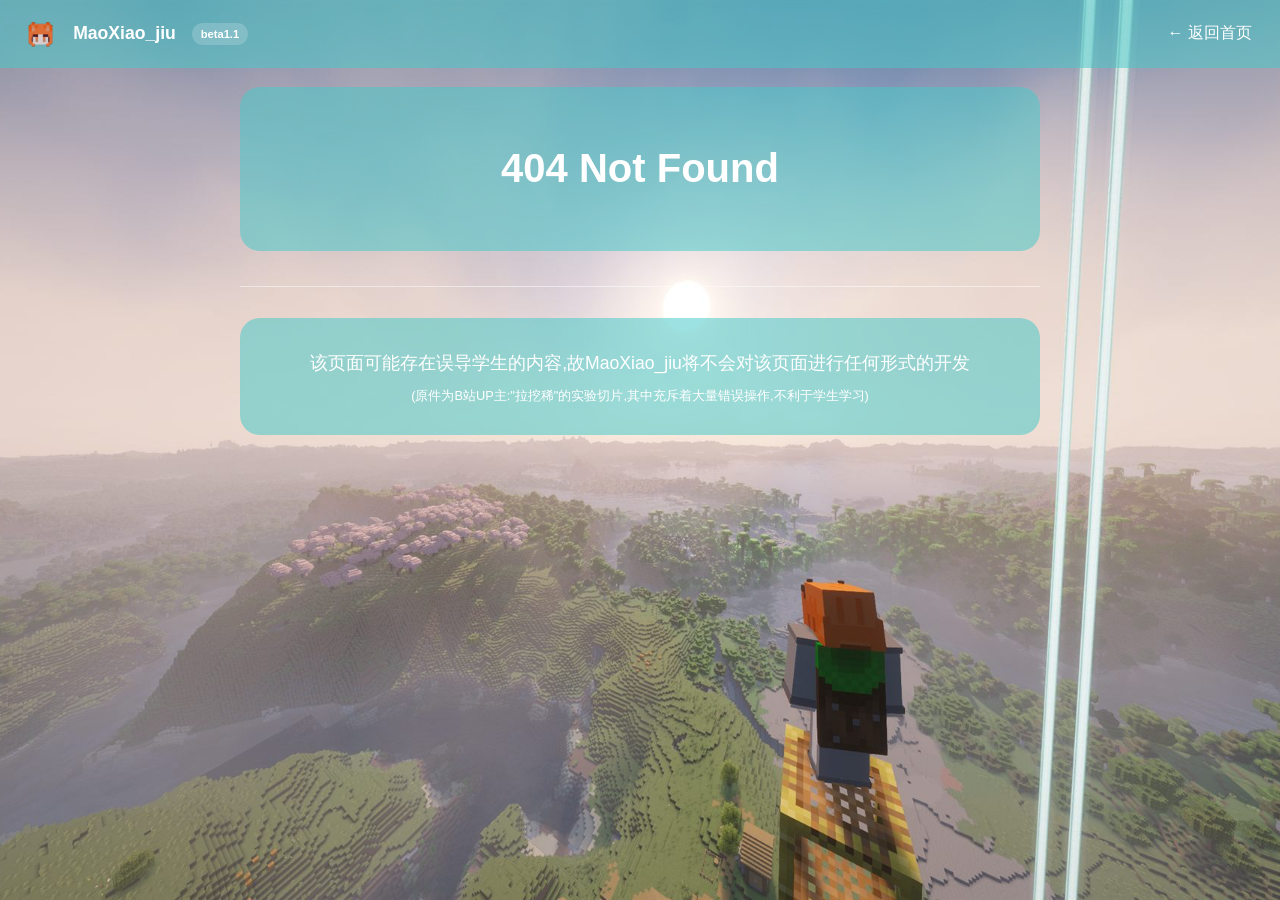
<file: special404.html>
<!DOCTYPE html>
<html lang="zh-CN">

<head>
    <meta charset="UTF-8">
    <meta name="viewport" content="width=device-width, initial-scale=1.0">
    <title>404 Not Found</title>
    <link rel="stylesheet" href="css/base.css">
    <link rel="stylesheet" href="css/error.css">
</head>

<body>
  <header>
        <a href="#" class="logo">
            <img src="images/MaoXiao_jiu.png" alt="网站标志">
            <span>MaoXiao_jiu</span>
              <p class="badge">beta1.1</p>
        </a>
        <nav>
            <ul>
                <li><a href="index.html">&larr; 返回首页</a></li>
            </ul>
        </nav>
    </header>
    <div class="card card-mainwords">
            <p>404 Not Found</p>
    </div>
    <hr/>
    <div class="card card-body">
            <p>该页面可能存在误导学生的内容,故MaoXiao_jiu将不会对该页面进行任何形式的开发</p>
            <p style="font-size: 0.8rem;">(原件为B站UP主:"拉挖稀"的实验切片,其中充斥着大量错误操作,不利于学生学习)</p>
          
    </div>
</body>
</html>
</file>
<file: css/base.css>
/* ============================================================
   base.css —— 全站共用样式
   所有页面都要引入本文件

   目录:
     1. 变量              2. 全局重置
     3. 页面背景          4. 顶部导航
     5. 通用组件:卡片     6. 手机提示条
     7. 分隔线 hr         8. 导航下划线动画
     9. 页脚              10. 响应式
   ============================================================ */


/* 思源黑体(Noto Sans SC)—— 通过 Google Fonts 中国镜像加载
   授权:SIL OFL,免费商用(微软雅黑是商业字体,不能这样用)
   原理:按 unicode-range 切成几百个小文件,页面用到哪些字才下哪些 */
@import url("https://fonts.googleapis.cn/css2?family=Noto+Sans+SC:wght@400;600;700&display=swap");


/* ============================================================
   1. 变量 —— 全站颜色只在这里定义,改一处即可换配色
   ============================================================ */
:root {
    --main_color: rgba(74, 201, 201, 0.539);   /* 主色:导航栏 / 卡片 / 分隔线 */
    --main_font_color: #fff;                   /* 主文字色:白色 */
}


/* ============================================================
   2. 全局重置
   ============================================================ */
* {
    /* width 包含 padding 和 border,避免"加了 padding 元素就变宽" */
    box-sizing: border-box;
}


/* ============================================================
   3. 页面背景
   ============================================================ */
body {
    /* 注意:本文件在 css/ 子目录里,图片要先 ../ 回到上一级,再进 images/ */
    background-image: url("../images/background.jpg");
    background-size: cover;                    /* 铺满视口(可能裁掉边缘) */
    background-position: center;               /* 居中显示 */
    background-attachment: fixed;              /* 滚动时背景固定不动 */
    margin: 0;                                 /* 去掉浏览器默认的 8px 外边距 */
    padding: 0;
    /* 默认用思源黑体;如果没加载出来,依次退回系统字体 */
    font-family: "Noto Sans SC", "Microsoft YaHei", "PingFang SC", sans-serif;

    /* 让页脚能贴到页面底部:body 撑满一屏 + 竖向排列,
       页脚再用 margin-top: auto 吃掉剩余空间 */
    min-height: 100vh;
    min-height: 100dvh;              /* 新浏览器用动态视口高度,避开手机地址栏的坑 */
    display: flex;
    flex-direction: column;
}


/* ============================================================
   4. 顶部导航
   ============================================================ */
    .phone-main{
        display: none;
    }
   header {
    display: flex;                    /* 让 logo 和 nav 左右排列 */
    align-items: center;              /* 交叉轴居中(垂直中线对齐) */
    justify-content: space-between;   /* 两端对齐:logo 靠左,导航靠右 */
    padding: 12px 24px;
    background-color: var(--main_color);
}

/* --- 左侧:图标 + 名字 --- */
.logo {
    display: flex;                  /* 图标和文字横排 */
    align-items: center;
    gap: 16px;                      /* 图标与文字的间距 */
    color: var(--main_font_color);
    text-decoration: none;          /* 去掉链接默认下划线 */
    font-size: 1.1rem;
    font-weight: 600;
}

.logo img {
    height: 32px;      /* 固定高度,避免按原图尺寸撑高导航 */
    width: auto;       /* 按比例缩放,不变形 */
    display: block;    /* 去掉图片底部的几像素空白 */
}

/* --- 右侧:导航列表 --- */
nav ul {
    display: flex;        /* 让 li 横排(li 默认块级,会竖着堆) */
    align-items: center;
    gap: 1.25rem;         /* 导航项之间的间距 */
    margin: 0;            /* 去掉 ul 默认外边距 */
    padding: 0;           /* 去掉 ul 默认左缩进(约 40px) */
    list-style: none;     /* 去掉每项前面的圆点 */
    position: relative;
}

nav a {
    display: block;                /* 让 padding 真正撑开点击区域 */
    padding: 8px 4px;
    color: var(--main_font_color);
    text-decoration: none;
    position: relative;            /* 关键:给 ::after 下划线建立定位参照 */
    transition: opacity 0.2s;
}
/* ============================================================
   导航项外观(非链接版)
   为什么需要它:上面的 nav a 只匹配 <a> 标签,而下拉菜单的触发项
   "学科"用的是 <span>,拿不到 nav a 的样式,所以把同样的外观复制一份。
   改动时注意:这里的数值要和 nav a 保持一致,否则两个导航项会不等高。
   ============================================================ */
.special_underline {
    display: block;                /* 让它表现得像块级:padding 才能真正撑开区域 */
    padding: 8px 4px;              /* 和 nav a 一致,保证高度对齐 */
    color: var(--main_font_color); /* 和 nav a 同色 */
    text-decoration: none;
    position: relative;            /* 关键:给 ::after 下划线建立定位参照 */
    transition: opacity 0.2s;      /* 悬浮时透明度平滑变化 */
}

nav a:hover {
    opacity: 0.7;                  /* 悬浮变淡,给出可点击的反馈 */
}

.special_underline:hover {
    opacity: 0.7;                  /* 和 nav a:hover 保持一致 */
}

/* ============================================================
   导航里的圆形图标按钮(现在的登录入口,以后可能还有别的)

   为什么要写成 header a.login-icon 这么长 —— 特异性(specificity):
       nav a                = (0,0,2)   桌面导航的文字链接
       .phone-accordion a   = (0,1,1)   手机菜单的文字链接  ← 就是它
       .login-icon          = (0,1,0)   光写类名压不住上面那条
       header a.login-icon  = (0,1,2)   三位都压得住

   规则:从右往左数其实是 (元素, class, id),逐位比较,
   第 2 位相同时才看第 3 位。.phone-accordion a 比 .login-icon
   多一个元素那一位,所以赢了 —— 圆角被改成 6px,就成方形了。

   ::after 要单独关 —— nav a::after 是那条滑出的下划线,
   它不会因为改了 display 就自己消失。
   ============================================================ */
header a.login-icon {
    display: flex;                 /* 让 svg 在圆圈里居中 */
    align-items: center;
    justify-content: center;
    width: 34px;
    height: 34px;
    padding: 0;                    /* 覆盖 nav a 和 .phone-accordion a 的 padding */
    border: 1.5px solid rgba(255, 255, 255, 0.55);
    border-radius: 50%;            /* 50% = 圆 */
    transition: background-color 0.2s, border-color 0.2s;
}

header a.login-icon:hover {
    background-color: rgba(255, 255, 255, 0.15);   /* 悬浮时微微提亮,给出反馈 */
    border-color: rgba(255, 255, 255, 0.9);
    opacity: 1;                    /* 盖掉 nav a:hover 的 opacity: 0.7,不然圆圈会变淡 */
}

header a.login-icon::after {
    content: none;                 /* 关掉导航的下划线动画 */
}

header a.login-icon svg {
    display: block;                /* 去掉行内 svg 坐在基线上的几像素空隙 */
}

/* ============================================================
   5. 通用组件:卡片 —— 多个页面都可能用到
   ============================================================ */
.card {
    text-align: center;                  /* 文字水平居中 */
    background-color: var(--main_color);
    border-radius: 20px;
    color: #ffffff;
    width: 100%;                         /* flex 里必须显式写,否则会收缩成内容宽度 */
    max-width: 800px;                    /* 限制最大宽度,避免宽屏拉太长 */
    margin: 1.2rem auto;                 /* 上下留白,左右 auto = 水平居中 */
    padding: 1.2rem 2rem;                /* 用内边距撑开高度,代替写死 height */
}


/* ============================================================
   6. 手机提示条 —— "建议用电脑访问"
   默认隐藏,只有在窄屏(≤920px)时才显示,规则见文件末尾的响应式小节
   ============================================================ */
.phone-card {
    display: none;                       /* 桌面端:不显示 */
}


/* ============================================================
   7. 分隔线 hr
   ============================================================ */
hr {
    border: none;                          /* 去掉默认的 3D 凹陷边框 */
    height: 1px;                           /* 细线:够分隔,不抢内容 */
    background-color: rgba(255, 255, 255, 0.5);
    width: 100%;                           /* 先占满可用宽度 */
    max-width: 800px;                      /* 但不超过卡片宽度,保持对齐 */
    margin: 1rem auto 0.75rem;             /* 上下留白 + 水平居中 */
}


/* ============================================================
   8. 导航悬停:下划线从左侧展开
   ============================================================ */
nav a::after {
    content: "";                           /* 伪元素必须写 content 才会生成 */
    position: absolute;
    left: 0;
    bottom: 0;
    width: 0;                              /* 初始宽度 0:不可见 */
    height: 3px;
    background-color: rgba(49, 137, 137, 0.539);
    transition: width 0.35s ease;          /* 过渡必须写在基础状态 */
}

nav a:hover::after {
    width: 100%;                           /* 悬浮时长满,形成"滑出"效果 */
}

/* 同样的下划线动画,复制给 .special_underline(<span> 版导航项)
   因为 ::after 的规则是按选择器匹配的,nav a::after 覆盖不到 <span> */
.special_underline::after {
    content: "";                           /* 伪元素必须写 content 才会生成 */
    position: absolute;
    left: 0;
    bottom: 0;
    width: 0;                              /* 初始宽度 0:不可见 */
    height: 3px;
    background-color: rgba(49, 137, 137, 0.539);
    transition: width 0.35s ease;          /* 过渡必须写在基础状态 */
}

.special_underline:hover::after {
    width: 100%;                           /* 悬浮时长满,形成"滑出"效果 */
}

/* ============================================================
   徽章 —— 小标签,用于 "beta"、"New" 这类状态标记
   ============================================================ */
.badge {
    display: inline-block;
    padding: 0.15rem 0.55rem;
    font-size: 0.7rem;
    font-weight: 600;
    line-height: 1.5;
    border-radius: 999px;                      /* 胶囊形 */
    background-color: rgba(255, 255, 255, 0.18);
    color: #fff;
    vertical-align: middle;                    /* 和旁边文字对齐 */
    white-space: nowrap;
}
/* ============================================================
   下拉菜单(dropdown)
   结构:li.has-dropdown > a + .Accordion_card
   原理:li 建立定位参照,面板绝对定位贴在下方,默认隐藏,悬停显示
   ============================================================ */

/* 有下拉的菜单项 —— 必须有 relative,否则面板会相对页面定位 */
.has-dropdown {
    position: relative;
}

.Accordion_card {
    position: absolute;           /* 脱离文档流:不占位置,浮在页面内容之上 */
    top: 100%;                    /* 100% = 父元素自身的高度,所以正好贴在它下边缘。
                                     不能留缝:留缝的话鼠标移出父元素的一瞬间 hover 就断了,
                                     "还没够到面板就收起来" */
    left: 0;                      /* 左边缘和父元素对齐 */
    z-index: 999;                 /* 盖在页面内容之上,数值只要比同级元素大就行 */

    border: 0.2rem solid var(--main_color);   /* 边框颜色和全站主色统一 */
    min-width: 150px;             /* 不然宽度会缩成文字那么窄,看起来像个标签 */
    padding: 8px;                 /* 面板内边距;条目自己还有内边距,所以这里小一点 */
    background-color: var(--main_color);      /* 半透明主色,能隐约透出背后的背景图 */
    border-radius: 10px;          /* 圆角,和卡片保持一致的圆润感 */
    box-shadow: 0 8px 24px rgba(0, 0, 0, 0.35);  /* 阴影:让它看起来真的"浮起来" */

    /* 默认隐藏。用 opacity + visibility 组合,而不是 display: none ——
       因为 display 无法参与过渡动画,会"啪"地瞬间出现/消失 */
    opacity: 0;                   /* 完全透明 */
    visibility: hidden;           /* 同时不可见,并且不响应鼠标 */
    transform: translateY(-6px);  /* 先上移 6px,展开时向下滑出,比纯淡入更有方向感 */
    transition: opacity 0.18s ease, transform 0.18s ease, visibility 0.18s;
}

/* 悬停 / 键盘聚焦时显示 */
.has-dropdown:hover .Accordion_card,
.has-dropdown:focus-within .Accordion_card {
    opacity: 1;
    visibility: visible;
    transform: translateY(0);
}

/* 面板里的链接 */
.Accordion_card a {
    display: block;
    padding: 8px 12px;
    border-radius: 6px;
    color: var(--main_font_color);
    white-space: nowrap;          /* 不换行,保持一行一个条目 */
}

.Accordion_card a:hover {
    background-color: rgba(255, 255, 255, 0.1);
}


/* ============================================================
   9. 页脚 —— 全站共用
   
   ============================================================ */
.copyright {
    padding: 0.8rem 1rem 1rem;                 /* 用内边距撑高度,内容多少都自适应 */
    border-top: 0.15rem solid var(--main_font_color);
    background-color: var(--main_color);
    width: 100%;
    text-align: center;
    color: var(--main_font_color);
    font-size: 0.78rem;
    line-height: 1.2;
    margin-top: auto;                          /* 页脚贴底:把上方剩余空间全部吃掉 */
}

/* 头像:必须是块级,否则会坐在文字基线上,凭空多出约 6px 空隙 */
.copyright img {
    display: block;
    height: 32px;
    width: auto;
    margin: 10px auto 0;                       /* 块级之后 text-align 管不到,要靠 auto 居中 */
}

.copyright p {
    margin: 0.4rem 0 0;                        /* 只保留上边距,约 6.4px */
}

/* 免责声明:页脚里最重要的一条,稍微加粗 */
.copyright .disclaimer {
    font-weight: 600;
}

/* 版权信息:最次要,稍小稍淡 */
.copyright .meta {
    color: rgba(255, 255, 255, 0.65);
    font-size: 0.65rem;
}
/* ============================================================
   手机端下拉菜单
   结构:div.phone-dropdown-wrap > span.phone-dropdown + div.phone-accordion
   关键:position: relative 必须放在外层 div 上 ——
        面板是 span 的"兄弟",不是"子元素",放在 span 上定位不到它
   ============================================================ */
.phone-dropdown-wrap {
    position: relative;           /* 定位参照:面板要相对它定位 */
}

.phone-accordion {
    position: absolute;
    top: 100%;                    /* 贴在父元素下边缘,不留缝 */
    right: 0;                     /* 它在屏幕右侧,用 right:0 对齐;用 left:0 会跑到屏幕外 */
    z-index: 999;

    border: 0.2rem solid var(--main_color);
    min-width: 150px;
    padding: 8px;
    background-color: var(--main_color);
    border-radius: 10px;
    box-shadow: 0 8px 24px rgba(0, 0, 0, 0.35);

    /* 默认隐藏:用 opacity + visibility,不用 display(display 无法过渡) */
    opacity: 0;
    visibility: hidden;
    transform: translateY(-6px);
    transition: opacity 0.18s ease, transform 0.18s ease, visibility 0.18s;
}

/* 悬停 / 键盘聚焦时显示 —— 少了这段,面板会永远是透明的 */
.phone-dropdown-wrap:hover .phone-accordion,
.phone-dropdown-wrap:focus-within .phone-accordion {
    opacity: 1;
    visibility: visible;
    transform: translateY(0);
}

/* 面板里的链接 */
.phone-accordion a {
    display: block;
    padding: 8px 12px;
    border-radius: 6px;
    color: var(--main_font_color);
    white-space: nowrap;
    text-decoration: none;        /* 去掉链接默认下划线 */
}

.phone-accordion a:hover {
    background-color: rgba(255, 255, 255, 0.1);
}


/* ============================================================
   面板里的二级菜单(嵌套导航)
   思路:不用"往右飞出",而是"往下展开 + 缩进"
   理由:手机屏幕窄,往右飞会超出屏幕;往下展开更符合直觉
   ============================================================ */
.sub-trigger {
    display: block;
    padding: 8px 12px;
    border-radius: 6px;
    color: var(--main_font_color);
    cursor: pointer;              /* 提示这里可点 */
    white-space: nowrap;
}

.sub-trigger:hover {
    background-color: rgba(255, 255, 255, 0.1);
}

/* 子菜单默认收起 */
.sub-menu {
    display: none;
    margin-left: 12px;
    padding-left: 14px;                                 /* 缩进 = 视觉上的层级 */
    border-left: 2px solid rgba(255, 255, 255, 0.25);    /* 左侧竖线,强化层级感 */
}

/* 悬停 / 键盘聚焦时展开 */
.sub-wrap:hover > .sub-menu,
.sub-wrap:focus-within > .sub-menu {
    display: block;
}

.sub-menu a {
    display: block;
    padding: 6px 12px;
    border-radius: 6px;
    color: var(--main_font_color);
    text-decoration: none;
    opacity: 0.85;
    white-space: nowrap;
}

.sub-menu a:hover {
    background-color: rgba(255, 255, 255, 0.1);
    opacity: 1;
}


/* ============================================================
   更新公告(动态列表)
   结构:.card.updates > h2 + ul.update-list > li.update-item
        > time.update-date + div.update-body

   这个结构就是以后 Django 模板 {% for %} 循环体的样子,
   静态阶段手写的内容和模板渲染结果保持一致,接后端时只换内容
   ============================================================ */
.updates {
    text-align: left;               /* 卡片默认居中,这里要左对齐 */
}

.update-list {
    list-style: none;               /* 去掉 ul 默认的圆点 */
    margin: 0;
    padding: 0;                     /* 去掉 ul 默认左缩进(约 40px) */
}

.update-item {
    display: flex;                  /* 日期在左,内容在右 */
    gap: 1rem;                      /* 日期和内容之间的距离 */
    padding: 0.8rem 0;
    border-bottom: 1px solid rgba(255, 255, 255, 0.18);   /* 条目分隔线 */
}

/* 最后一条不要分隔线,否则会多出一条多余线 */
.update-item:last-child {
    border-bottom: none;
    padding-bottom: 0;
}

.update-date {
    flex: 0 0 4.2rem;               /* 不放大、不缩小,固定宽度 —— 日期对齐靠它 */
    font-size: 0.8rem;
    line-height: 1.6;
    opacity: 0.7;                   /* 次要信息,淡一点 */
    white-space: nowrap;
}

.update-body {
    flex: 1;                        /* 占满剩余宽度 */
    min-width: 0;                   /* 关键:不加的话长文本会把 flex 撑破 */
}

.update-body p {
    margin: 0;
    line-height: 1.6;               /* 行距就是这里,别再写 0.9rem */
}
.update-body img{
    max-width: 100%;
    height: auto; 
    margin-top: 10px;
}
.have-img-update{
    border-bottom: 2px solid rgba(255, 255, 255, 0.18);  
    
}
/* ============================================================
   提示框组件(.hint / .hint-btn)
   由 js/hint.js 的 showAlert() 动态创建,结构:
     .hint > .card > h2 + hr + p.msg + button.hint-btn
   JS 只负责建 DOM 和关闭逻辑,外观全部在这里。

   为什么放在 base.css:它是跨页组件(首页、功劳页都要用),
   不是某一页专属,所以和 .card 一样属于全站共用。
   以前它写在 index.css 里,结果别的页面只引 JS 不引那个文件,
   提示框就变成没样式的裸节点 —— 直接排到页脚后面去了。
   ============================================================ */
.hint {
    position: fixed;
    top: 0;
    bottom: 0;
    left: 0;
    right: 0;
    background-color: rgba(0, 0, 0, 0.6);   /* 半透明黑:把背景压暗 */
    z-index: 999;
    display: flex;
    align-items: center;
    justify-content: center;
    animation: fadeIn 0.2s ease-out;
}

@keyframes fadeIn {
    from { opacity: 0; }
    to   { opacity: 1; }
}

@keyframes expandX {
    from { transform: scaleX(0); }
    to   { transform: scaleX(1); }
}

/* 提示框里的按钮
   注意:button 不会继承 body 的字体,必须写 font: inherit;
        不写 type="button" 时默认是 submit,放在 form 里会提交表单 */
.hint-btn {
    font: inherit;                                       /* 继承思源黑体,否则会变成系统字体 */
    cursor: pointer;                                     /* 手型光标 */

    /* 重置浏览器默认的按钮样式 */
    border: 0.1rem solid rgba(255, 255, 255, 0.5);      /* 半透明白描边 */
    border-radius: 50px;
    background-color: rgba(74, 201, 201, 0.8);           /* 半透明主色底 */
    color: var(--main_font_color);

    padding: 6px 15px;                                   /* 撑开点击区 */
    transition: background-color 0.2s, border-color 0.2s; /* 悬浮渐变,别用 all */
}

.hint .card {
    animation: expandX 0.2s ease-out;
}

.hint-btn:hover {
    background-color: rgba(74, 201, 201, 1);             /* 悬浮时不透明 */
    border-color: rgba(255, 255, 255, 0.9);              /* 描边更亮 */
}

/* 键盘用户按 Tab 聚焦时,给一个可见的焦点框(别去掉) */
.hint-btn:focus-visible {
    outline: 2px solid rgba(255, 255, 255, 0.9);
    outline-offset: 2px;
}

@keyframes fadeOut {
    from { opacity: 1; }    /* 开头:完全不透明 */
    to   { opacity: 0; }    /* 结尾:完全透明 */
}

@keyframes collapseX {
    from { transform: scaleX(1); }
    to   { transform: scaleX(0); }
}

.hint.is-closing {
    animation: fadeOut 0.15s ease-in forwards;
}

.hint.is-closing .card {
    animation: collapseX 0.15s ease-in forwards;
}


/* ============================================================
   10. 响应式:屏幕宽度 ≤ 920px 时生效
      必须放在文件末尾 —— 同优先级时后写的规则才生效
   ============================================================ */
   @media (max-width: 920px) {

    /* 导航改为上下两行:第一行 logo,第二行导航 */
    .main
        {
                display: none;
        }    
    
        header {
        flex-direction: column;
        gap: 8px;
        padding: 10px 16px;
    }

    /* 导航项允许换行,并整体居中 */
    nav ul {
        gap: 1rem;
        flex-wrap: wrap;
        justify-content: center;
    }

    /* 关键:禁止词内断行,解决"首/页"被拆成两行的问题 */
    nav a {
        white-space: nowrap;
        font-size: 0.9rem;
        padding: 6px 4px;
    }

    /* 手机端:显示"建议用电脑访问"提示条
       (基础规则在"6. 手机提示条"里写了 display: none) */
    .phone-card {
        display: block;
    }
    .phone-main{
        display: flex;
        align-items: center;              /* 垂直居中对齐 */
        justify-content: space-between;   /* 两端分开:头像靠左,更多靠右 */
        flex-direction: row; 
        color: var(--main_font_color);
        
    }
}
</file>
<file: css/index.css>
/* ============================================================
   index.css —— 首页专用样式
   只在本页面引入(其他页面不需要)

   依赖:必须在 base.css 之后引入,
        因为这里用到了 base.css 里定义的 --main_color

   提示框(.hint / .hint-btn)是跨页组件,已移到 base.css,
   它由 js/hint.js 动态创建,不属于任何单一页面。
   ============================================================ */


/* ============================================================
   1. 页面主标题
   h1 默认字号太大(浏览器约 2em),这里降到 1.6rem(约 26px)
   ============================================================ */
h1 {
    font-size: 1.6rem;
}


/* ============================================================
   2. 首页社交链接行(小红书 / B站 / 原神面板)
   ============================================================ */
.social-links {
    display: flex;              /* 让里面的 <a> 横排 */
    justify-content: center;    /* 整体水平居中 */
    gap: 1.5rem;                /* 链接之间的间距 */
    margin-top: 1rem;           /* 与上方副标题拉开距离 */
}

.social-links a {
    color: var(--main_font_color);
    text-decoration: none;
    opacity: 0.85;              /* 平时略淡,不抢标题注意力 */
    transition: opacity 0.2s;   /* 悬浮时平滑变亮 */
}

.social-links a:hover {
    opacity: 1;                 /* 悬浮时变亮,给出可点击的反馈 */
}


.social-links a:not(:last-child)::after {
    content: "|";
    margin-left: 1.5rem;
    opacity: 0.4;               /* 竖线比文字淡,起分隔作用但不抢眼 */
}


/* ============================================================
   3. 首页主标题上那个可点击的 <em>
   点它会切换成当天日期,行为在 js/times.js 里
   ============================================================ */
h1 em {
    cursor: pointer;
    transition: 0.18s;
    opacity: 1;
}

h1 em:hover {
    opacity: 0.7;
}
</file>
<file: css/Credits.css>
/* ============================================================
   Credits.css —— 功劳页专用样式
   分隔线(hr)已提到 base.css 做全站统一规格,本文件不再覆盖它。
   ============================================================ */

.introduction{
    text-align: left;
    display: flex;
    justify-content: flex-start;
    align-items: flex-start;      /* 文字块顶端和头像顶端对齐 */
    gap: 3rem;
}
.introduction img{
    width: 128px;
    height: 128px;
    border: 1.5px solid #FFF;
    border-radius: 50%;
    object-fit: cover;            /* 按短边裁切填满,换竖图也不会变椭圆 */
}


/* ============================================================
   头像右边的文字块
   为什么要多这一层:.introduction 是 flex 容器,只有「直接子元素」
   会被排成一行。把 h3 和 p 包进这个 div,它们就变成孙元素,
   回到普通块级流,自然上下排列。
   ============================================================ */
.intro-info{
    flex: 1;                      /* 吃掉头像右边的剩余宽度 */
    min-width: 0;                 /* 防止长句子把 flex 容器撑破 */
}

.intro-info h3{
    margin: 0 0 0.4rem;           /* 只留和下方文字的一点间距 */
    font-size: 1.15rem;
    line-height: 1.3;
}

.intro-info p{
    margin: 0;                    /* 段落默认外边距会撑得太开 */
    line-height: 1.6;
}


/* ============================================================
   手机端:头像和文字改成上下竖排
   窄屏并排时文字块只剩 150px 左右,长句子要断三四行;
   竖排后文字拿满整行宽度。
   ============================================================ */
@media (max-width: 920px) {
    .introduction{
        flex-direction: column;   /* 主轴由横改竖:头像在上,文字在下 */
        align-items: flex-start;
        gap: 0.8rem;
    }
    .intro-info{
        flex: none;               /* 竖排后不需要「吃掉右侧剩余宽度」 */
        width: 100%;
    }
}
</file>
<file: css/subject.css>
/* ============================================================
   english.css —— 英语页专用样式
   只在本页面引入（其他页面不需要）
   依赖：必须在 base.css 之后引入
   ============================================================ */

/* ---------- 1. 视频卡片标题 ---------- */
.video-title {
    text-align: left;
    font-size: 1.1rem;
    line-height: 1.6;
    margin: 0 0 14px;
}


/* ---------- 2. 视频容器：固定 16:9，自适应宽度 ----------
   用 padding-top 百分比撑高度，是老浏览器也稳定的写法
   （aspect-ratio 更简洁，但对旧版 Safari 支持稍差）
   ------------------------------------------------------ */
.video-wrap {
    position: relative;
    width: 100%;
    padding-top: 56.25%;          /* 16 / 9 = 0.5625 */
    border-radius: 12px;
    overflow: hidden;
    background: #000;
}

.video-wrap iframe {
    position: absolute;
    top: 0;
    left: 0;
    width: 100%;
    height: 100%;
    border: 0;
}


/* ---------- 3. 退路提示（播放失败时引导去 B 站） ---------- */
.video-note {
    text-align: left;
    font-size: 0.82rem;
    opacity: 0.75;
    margin: 10px 0 0;
}

.video-note a {
    color: inherit;
    text-decoration: underline;
}


/* ---------- 4. 题目列表（可选，后面加题时用） ---------- */
.question-list {
    text-align: left;
    padding-left: 1.4rem;
    margin: 16px 0 0;
    line-height: 2;
}

.question-list li {
    font-size: 0.95rem;
}


/* ---------- 5. 手机上收紧一点留白 ---------- */
@media (max-width: 920px) {
    .video-title { font-size: 1rem; }
    .question-list li { font-size: 0.9rem; }
}
</file>
<file: css/register-login.css>
body{
    margin: 0;
    padding: 0;
}
.page-center{
    flex: 1;
    display: flex;

}
.page-center > .card{
    margin: auto;
}
img{
    width: 32px;
    height: 32px;
    object-fit: cover;            /* 按短边裁切填满,换竖图也不会变椭圆 */
}
.navigation-main{
    display: flex;
    justify-content: space-between;
    margin-top: 0px;

    /* 关键:不加这条,子项会被默认的 stretch 拉满整行高度,
       按钮里设的 padding / 高度就全被覆盖掉了 */
    align-items: center;
}
.left-group {
    display: flex;
    align-items: center; /* 让图片和文字在同一条水平线上 */
    gap: 8px;            /* 图片和文字紧紧贴在一起，只留 8px 缝隙 */
}
.left-group p{
    font-weight: 600;

    /* <p> 默认带上下各 1em 外边距,会把整行撑到 56px。
       归零后这一行的高度由 32px 的图片决定 */
    margin: 0;
}
.back-btn {
    text-decoration: none; /* 去掉下划线 */
    color: var(--main_font_color);
    border: 0.1rem solid rgba(255, 255, 255, 0.5);
    border-radius: 50px;
    transition: 0.3s;

    display: flex;              /* 按钮自己当 flex 容器 */
    align-items: center;        /* 文字垂直居中 */
    justify-content: center;    /* 文字水平居中 */

    /* 内边距写在按钮上,而不是里面的 span:
       上下 4px 撑高度,左右 14px 撑宽度,一处就能推算整体尺寸 */
    padding: 4px 14px;
}
.back-btn:hover{
    border: 0.1rem solid rgba(255, 255, 255, 1);
    background-color: rgba(255, 255, 255, 0.1);
}


/* ============================================================
   注册表单
   朴实版:标签在输入框上方,输入框只做外观重置,没有任何动画。
   ============================================================ */
.register-form{
    text-align: left;       /* 卡片默认居中,表单内容要左对齐 */
    margin-top: 1.2rem;
}

/* --- 每个字段的外层容器 --- */
.field{
    max-width: 340px;       /* 卡片有 800px 宽,输入框拉满会很夸张 */
    margin-bottom: 16px;
}

/* --- 标签 --- */
.register-form label{
    display: block;         /* label 默认是行内元素,不换行会和输入框挤在一行 */
    margin-bottom: 6px;
    font-size: 0.9rem;
    opacity: 0.85;
}

/* --- 输入框:去掉浏览器默认外观 ---
   默认的 <input> 是「浅灰底 + 深灰内凹边框 + 系统字体」,
   和这张半透明青色卡片完全不是一路。 */
.register-form input{
    appearance: none;       /* 去掉系统默认外观。iOS Safari 尤其顽固 */

    width: 100%;
    padding: 6px 14px;

    /* 关键:input / button / select / textarea 都不会继承 body 的字体 */
    font: inherit;
    color: var(--main_font_color);

    background-color: rgba(255, 255, 255, 0.12);
    border: 1px solid rgba(255, 255, 255, 0.4);
    border-radius: 10px;

    /* 聚焦时边框和底色渐变过去,而不是"啪"地跳变。
       只动画这两个属性,别用 all —— all 会把将来加的属性也一起动画,容易出意外。 */
    transition: border-color 0.2s, background-color 0.2s;
}

.register-form input::placeholder{
    color: rgba(255, 255, 255, 0.45);   /* 占位文字要比正文淡 */
}

/* 聚焦时:边框变亮 + 底色加深,代替浏览器默认那个 outline */
.register-form input:focus{
    outline: none;
    border-color: rgba(255, 255, 255, 0.9);
    background-color: rgba(255, 255, 255, 0.18);
}
.change-account-a{
    text-decoration: none; 
    color: var(--main_font_color);          
    transition: color 0.3s;
}
.change-account-a:hover{
    color: rgba(255, 255, 255, 0.7);
}
.submit-btn{
    font: inherit;                                      
    cursor: pointer;                                    
    border: 0.1rem solid rgba(255, 255, 255, 0.5);      
    background-color: transparent;
    border-radius: 50px;
    color: var(--main_font_color);
    padding: 5px 15px;                                   
    transition: 0.2s; 
}
.submit-btn:hover{
    border: 0.1rem solid rgba(255, 255, 255, 1);
    background-color: rgba(255, 255, 255, 0.1);
}
.text-group{
    margin: 6px 0 14px;
    padding-left: 1.2em;      /* 给序号腾位置 */
    font-size: 0.85rem;
    line-height: 1.5;
}
.text-group li{
    margin-bottom: 2px;
}
</file>
<file: css/error.css>
/* ============================================================
   index.css —— 首页专用样式
   只在本页面引入(其他页面不需要)

   依赖:必须在 base.css 之后引入,
        因为这里用到了 base.css 里定义的 --main_color
   ============================================================ */


/* ============================================================
   1. 卡片修饰类 —— 在 base.css 的 .card 基础上,只写差异部分
   ============================================================ */

/* 大标题卡 */
.card-mainwords {
    display: flex;
    flex-direction: column;              /* 标题和副标题竖着排 */
    align-items: center;                 /* 交叉轴(水平)居中 */
    justify-content: center;
    gap: 0.5rem;                         /* 标题与副标题之间的间距 */
    font-size: 2.5rem;
    font-weight: 600;
}

/* 说明文字卡 */
.card-body {
    font-size: 1.1rem;
    line-height: 1;                      /* 注意:这个值偏紧,中文正文常用 1.6~1.8 */
}


/* ============================================================
   2. 响应式:屏幕宽度 ≤ 920px
   ============================================================ */
@media (max-width: 920px) {

    /* 所有卡片改为满宽 + 左右留边(去掉桌面的 800px 限制) */
    .card {
        max-width: none;
        margin: 1rem;
        padding: 1rem 1.2rem;
    }

    /* 标题卡:字号缩小 */
    .card-mainwords {
        font-size: 1.8rem;
    }

    /* 正文卡:字号缩小、行距放宽 */
    .card-body {
        font-size: 0.95rem;
        line-height: 1.7;
    }
}
</file>
